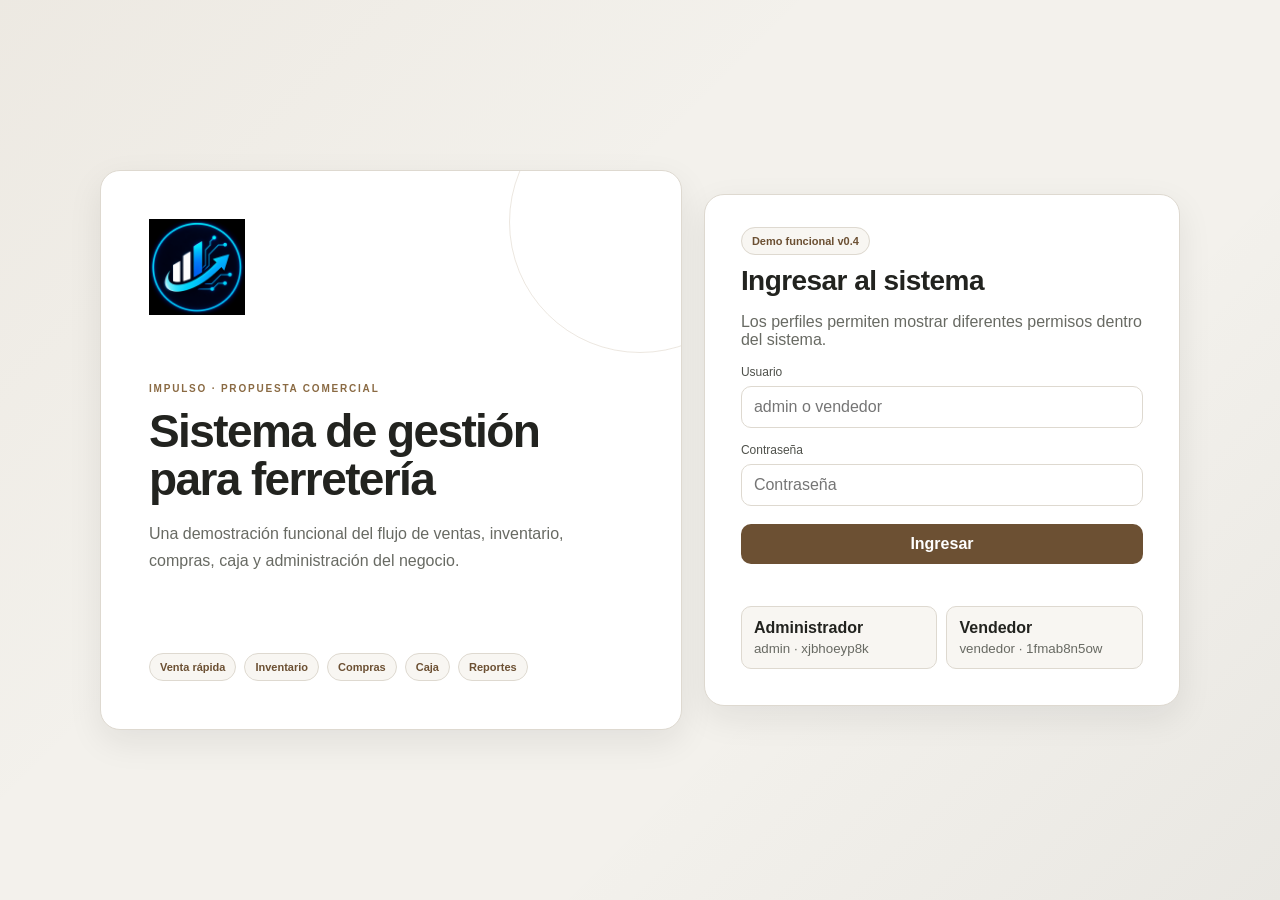
<file: index.html>
<!doctype html>
<html lang="es">
<head>
  <meta charset="utf-8">
  <meta name="viewport" content="width=device-width,initial-scale=1">
  <title>Impulso | Sistema de Gestión para Ferretería</title>
  <link rel="stylesheet" href="styles.css">
</head>
<body>
<div id="toast" class="toast"></div>

<section id="loginView" class="login-view">
  <div class="login-layout">
    <div class="brand-panel">
      <img src="assets/logo-impulso.png" alt="Impulso" class="login-logo">
      <div>
        <span class="eyebrow">IMPULSO · PROPUESTA COMERCIAL</span>
        <h1>Sistema de gestión para ferretería</h1>
        <p>Una demostración funcional del flujo de ventas, inventario, compras, caja y administración del negocio.</p>
      </div>
      <div class="feature-chips">
        <span>Venta rápida</span><span>Inventario</span><span>Compras</span><span>Caja</span><span>Reportes</span>
      </div>
    </div>

    <div class="login-card">
      <span class="pill">Demo funcional v0.4</span>
      <h2>Ingresar al sistema</h2>
      <p class="muted">Los perfiles permiten mostrar diferentes permisos dentro del sistema.</p>

      <form id="loginForm">
        <label>Usuario</label>
        <input id="username" autocomplete="username" placeholder="admin o vendedor" required>
        <label>Contraseña</label>
        <input id="password" type="password" autocomplete="current-password" placeholder="Contraseña" required>
        <button class="btn primary full" type="submit">Ingresar</button>
        <div id="loginError" class="error"></div>
      </form>

      <div class="demo-users">
<button type="button" class="demo-user" data-user="admin" data-pass="xjbhoeyp8k">
  <b>Administrador</b><small>admin · xjbhoeyp8k</small>
</button>
<button type="button" class="demo-user" data-user="vendedor" data-pass="1fmab8n5ow">
  <b>Vendedor</b><small>vendedor · 1fmab8n5ow</small>
</button>
      </div>
    </div>
  </div>
</section>

<section id="appView" class="app-view hidden">
  <div id="menuOverlay" class="menu-overlay" hidden></div>
  <aside class="sidebar" id="sidebar">
    <button id="menuClose" class="icon-btn sidebar-close" type="button" aria-label="Cerrar menú">×</button>
    <div class="sidebar-brand">
      <img src="assets/logo-impulso.png" alt="Impulso">
      <div><strong>IMPULSO</strong><small>Ferretería</small></div>
    </div>


<nav class="nav-menu">
   <button class="nav-item admin-only" data-section="dashboard"><span>Dashboard</span></button>

  <div class="nav-group">
    <button class="nav-group-toggle" type="button" data-group="stockGroup" aria-expanded="true">
      <span>Stock e Inventario</span><span class="chevron">⌄</span>
    </button>
    <div id="stockGroup" class="nav-submenu open">
      <button class="nav-subitem seller-access" data-section="inventario">Productos</button>
      <button class="nav-subitem admin-only" data-section="categorias">Categorías</button>
      <button class="nav-subitem admin-only" data-section="movimientos">Movimientos de stock</button>
      <button class="nav-subitem admin-only" data-section="compras">Compras</button>
    </div>
  </div>

  <div class="nav-group">
    <button class="nav-group-toggle" type="button" data-group="accountingGroup" aria-expanded="true">
      <span>Contabilidad</span><span class="chevron">⌄</span>
    </button>
    <div id="accountingGroup" class="nav-submenu open">
      <button class="nav-subitem seller-access active" data-section="ventas">Ventas</button>
      <button class="nav-subitem admin-only" data-section="contabilidad">Caja / Finanzas</button>
      <button class="nav-subitem admin-only" data-section="reportes">Reportes</button>
    </div>
  </div>

  <div class="nav-group">
    <button class="nav-group-toggle admin-only" type="button" data-group="personalGroup" aria-expanded="false">
      <span>Personal</span><span class="chevron">⌄</span>
    </button>
    <div id="personalGroup" class="nav-submenu admin-only">
      <button class="nav-subitem" data-section="empleados">Empleados</button>
      <button class="nav-subitem" data-section="asistencias">Asistencias</button>
    </div>
  </div>

  <div class="nav-group admin-only">
    <button class="nav-group-toggle" type="button" data-group="adminGroup" aria-expanded="false">
      <span>Administración</span><span class="chevron">⌄</span>
    </button>
    <div id="adminGroup" class="nav-submenu">
      <button class="nav-subitem" data-section="usuarios">Usuarios</button>
    </div>
  </div>
</nav>

    <div class="sidebar-footer">
      <div class="user-card">
        <strong id="sidebarUser">Usuario</strong>
        <small id="sidebarRole">Rol</small>
      </div>
      <button id="logoutBtn" class="btn ghost full">Cerrar sesión</button>
      <small class="app-version" id="appVersion">v1.0.01</small>
    </div>
  </aside>

  <main class="main">
    <header class="topbar">
      <button id="menuToggle" class="icon-btn menu-toggle" type="button" aria-label="Abrir menú" aria-expanded="false">☰</button>
      <div>
        <span class="eyebrow">FERRETERÍA · SISTEMA DE GESTIÓN</span>
        <h2 id="pageTitle">Ventas</h2>
      </div>
      <div class="top-actions">
        <div class="status"><i></i><span>Entorno de demostración</span></div>
         <button id="resetDemo" class="btn ghost small admin-only">Restablecer datos de demostración</button>
      </div>
    </header>

    <div class="content">

      <!-- VENTAS -->
      <section id="ventas" class="section active seller-access">
        <div class="section-toolbar">
          <div><h3>Ventas</h3><p>Consultá operaciones anteriores o registrá una nueva venta de mostrador.</p></div>
          <button id="newSaleBtn" class="btn primary">Nueva venta</button>
        </div>
        <div class="panel">
          <div class="panel-head">
            <div><h3>Historial de ventas</h3><p>Consultar operaciones realizadas y anular una venta cuando corresponda.</p></div>
          </div>
          <div class="filters filters-4">
            <input id="saleSearch" placeholder="Número de venta..." aria-label="Buscar número de venta">
            <input id="saleDate" type="date" aria-label="Fecha de venta">
            <select id="saleMethod"><option value="">Todos los medios</option><option>Efectivo</option><option>Transferencia</option><option>Tarjeta</option><option>Mixto</option></select>
            <select id="saleStatus"><option value="">Todos los estados</option><option>Vigente</option><option>Anulada</option></select>
            <input id="saleSeller" placeholder="Vendedor..." aria-label="Buscar vendedor">
          </div>
          <div class="table-wrap">
            <table>
              <thead><tr><th>Nº venta</th><th>Fecha / hora</th><th>Productos</th><th>Subtotal</th><th>Ajuste</th><th>Total</th><th>Medio de pago</th><th>Vendedor</th><th>Estado</th><th>Acciones</th></tr></thead>
              <tbody id="salesTable"></tbody>
            </table>
          </div>
        </div>
      </section>

      <!-- DASHBOARD -->
      <section id="dashboard" class="section">
        <div class="hero">
          <div>
            <span class="pill">Resumen general</span>
            <h3>Visión general del negocio</h3>
            <p>Información operativa y financiera organizada para el seguimiento diario.</p>
          </div>
          <button class="btn primary seller-access" data-go="ventas">Ir a ventas</button>
        </div>

        <div class="stats-grid">
          <article class="stat-card"><span>Ventas de hoy</span><strong id="kpiSalesToday">$0</strong><small id="kpiSalesCount">0 operaciones</small></article>
          <article class="stat-card"><span>Productos</span><strong id="kpiProducts">0</strong><small>artículos activos</small></article>
           <article class="stat-card"><span>Stock bajo</span><strong id="kpiLowStock">0</strong><small>requieren reposición</small></article>
           <article class="stat-card admin-only"><span>Resultado del período</span><strong id="kpiMonthResult">$0</strong><small>ingresos - egresos</small></article>
           <article class="stat-card"><span>Sin stock</span><strong id="kpiZeroStock">0</strong><small>productos agotados</small></article>
           <article class="stat-card admin-only"><span>Ingresos</span><strong id="kpiIncome">$0</strong><small>movimientos vigentes</small></article>
           <article class="stat-card admin-only"><span>Inventario estimado</span><strong id="kpiInventory">$0</strong><small>valor al costo</small></article>
           <article class="stat-card admin-only"><span>Personal presente</span><strong id="kpiPresent">0</strong><small>sesiones abiertas</small></article>
        </div>

        <div class="grid-2">
          <article class="panel">
            <div class="panel-head"><div><h3>Productos con stock bajo</h3><p>Artículos que requieren reposición.</p></div></div>
            <div id="lowStockList" class="list"></div>
          </article>
          <article class="panel">
            <div class="panel-head"><div><h3>Últimas operaciones</h3><p>Actividad reciente del sistema.</p></div></div>
            <div id="recentActivity" class="list"></div>
          </article>
        </div>
      </section>

      <!-- INVENTARIO -->
      <section id="inventario" class="section seller-access">
        <div class="section-toolbar">
          <div><h3>Inventario</h3><p>Productos, precios, disponibilidad y stock mínimo.</p></div>
          <button id="newProductBtn" class="btn primary admin-only">Nuevo producto</button>
        </div>
        <div class="panel">
          <div class="filters filters-4">
            <input id="productSearch" placeholder="Código de barras, nombre o categoría...">
            <select id="categoryFilter"><option value="">Todas las categorías</option></select>
            <select id="stockFilter"><option value="">Todo el stock</option><option value="low">Stock bajo</option><option value="ok">Stock normal</option><option value="zero">Sin stock</option></select>
            <select id="productStatusFilter"><option value="">Todos</option><option value="Activo">Activos</option><option value="Inactivo">Inactivos</option></select>
          </div>
          <div class="table-wrap">
             <table>
               <thead><tr><th>Código de barras</th><th>Producto</th><th>Categoría</th><th>Unidad</th><th class="admin-only">Costo</th><th>Venta</th><th>Stock</th><th>Mín.</th><th>Estado</th><th></th></tr></thead>
              <tbody id="productsTable"></tbody>
            </table>
          </div>
        </div>
      </section>

      <!-- CATEGORIAS -->
      <section id="categorias" class="section admin-only">
        <div class="section-toolbar">
          <div><h3>Categorías</h3><p>Organización del catálogo para acelerar búsquedas y carga de productos.</p></div>
          <button id="newCategoryBtn" class="btn primary">Nueva categoría</button>
        </div>
        <div class="panel">
          <div class="filters two">
            <input id="categorySearch" placeholder="Buscar categoría...">
            <select id="categoryStatusFilter"><option value="">Todas</option><option value="Activo">Activas</option><option value="Inactivo">Inactivas</option></select>
          </div>
          <div class="table-wrap">
            <table>
              <thead><tr><th>Categoría</th><th>Descripción</th><th>Productos</th><th>Estado</th><th></th></tr></thead>
              <tbody id="categoriesTable"></tbody>
            </table>
          </div>
        </div>
      </section>

      <!-- MOVIMIENTOS -->
      <section id="movimientos" class="section admin-only">
        <div class="section-toolbar">
          <div><h3>Stock y movimientos</h3><p>Entradas, salidas, ajustes y trazabilidad del inventario.</p></div>
          <button id="newStockMoveBtn" class="btn primary">Registrar movimiento</button>
         </div>
         <div class="stats-grid compact-4">
           <article class="stat-card"><span>Disponibles</span><strong id="stockAvailable">0</strong></article>
           <article class="stat-card"><span>Stock bajo</span><strong id="stockLow">0</strong></article>
           <article class="stat-card"><span>Sin stock</span><strong id="stockZero">0</strong></article>
           <article class="stat-card"><span>Unidades en inventario</span><strong id="stockUnits">0</strong></article>
         </div>
        <div class="panel">
          <div class="filters filters-4">
            <input id="moveSearch" placeholder="Producto, motivo o usuario...">
            <select id="moveType"><option value="">Todos los tipos</option><option>Entrada</option><option>Salida</option><option>Ajuste</option></select>
            <input id="moveDate" type="date">
            <select id="moveStatus"><option value="">Todos los estados</option><option>Vigente</option><option>Anulado</option></select>
          </div>
          <div class="table-wrap">
            <table>
              <thead><tr><th>Fecha</th><th>Producto</th><th>Tipo</th><th>Cantidad</th><th>Motivo</th><th>Usuario</th><th>Estado</th><th></th></tr></thead>
              <tbody id="movesTable"></tbody>
            </table>
          </div>
        </div>
      </section>

      <!-- COMPRAS -->
      <section id="compras" class="section admin-only">
        <div class="section-toolbar">
          <div><h3>Compras</h3><p>Registro de reposición de mercadería y actualización de costos.</p></div>
          <button id="newPurchaseBtn" class="btn primary">Nueva compra</button>
        </div>
        <div class="panel">
          <div class="filters filters-4">
            <input id="purchaseSearch" placeholder="Nº, comercio o descripción...">
            <input id="purchaseDate" type="date">
             <select id="purchasePayment"><option value="">Todos los medios</option><option>Efectivo</option><option>Transferencia</option><option>Tarjeta</option><option>Mixto</option></select>
            <select id="purchaseStatus"><option value="">Todos los estados</option><option>Vigente</option><option>Anulada</option></select>
          </div>
          <div class="table-wrap">
            <table>
              <thead><tr><th>Nº compra</th><th>Fecha</th><th>Comercio / Referencia</th><th>Detalle</th><th>Total</th><th>Medio</th><th>Estado</th><th></th></tr></thead>
              <tbody id="purchasesTable"></tbody>
            </table>
          </div>
        </div>
      </section>

      <!-- CONTABILIDAD -->
      <section id="contabilidad" class="section admin-only">
        <div class="section-toolbar">
          <div><h3>Caja y contabilidad</h3><p>Movimientos provenientes de ventas, compras y registros manuales.</p></div>
          <button id="newAccountingBtn" class="btn primary">Nuevo movimiento</button>
        </div>
        <div class="stats-grid compact-4">
          <article class="stat-card"><span>Ingresos</span><strong id="accountIncome">$0</strong><small>vigentes</small></article>
          <article class="stat-card"><span>Egresos</span><strong id="accountExpense">$0</strong><small>vigentes</small></article>
          <article class="stat-card"><span>Resultado</span><strong id="accountBalance">$0</strong><small>saldo del período</small></article>
           <article class="stat-card"><span>Efectivo</span><strong id="cashEstimate">$0</strong><small>saldo estimado</small></article>
           <article class="stat-card"><span>Transferencia</span><strong id="transferEstimate">$0</strong><small>saldo estimado</small></article>
           <article class="stat-card"><span>Tarjeta</span><strong id="cardEstimate">$0</strong><small>saldo estimado</small></article>
        </div>
        <div class="panel">
          <div class="filters filters-4">
            <input id="accountSearch" placeholder="Concepto, origen o usuario...">
            <select id="accountType"><option value="">Ingreso / egreso</option><option>Ingreso</option><option>Egreso</option></select>
            <select id="accountMethod"><option value="">Todos los medios</option><option>Efectivo</option><option>Transferencia</option><option>Tarjeta</option><option>Mixto</option></select>
             <select id="accountStatus"><option value="">Todos los estados</option><option>Vigente</option><option>Anulado</option></select>
             <input id="accountDate" type="date" aria-label="Fecha de caja">
          </div>
          <div class="table-wrap">
            <table>
               <thead><tr><th>Fecha</th><th>Concepto</th><th>Origen</th><th>Tipo</th><th>Monto</th><th>Medio</th><th>Usuario</th><th>Estado</th><th></th></tr></thead>
              <tbody id="accountingTable"></tbody>
            </table>
          </div>
        </div>
      </section>

      <!-- REPORTES -->
      <section id="reportes" class="section admin-only">
        <div class="section-toolbar">
          <div><h3>Reportes</h3><p>Indicadores de ventas, stock y resultados para acompañar decisiones del negocio.</p></div>
         </div>
         <div class="filters two report-filters"><label>Desde<input id="reportFrom" type="date"></label><label>Hasta<input id="reportTo" type="date"></label></div>
         <div class="stats-grid compact-4" id="reportSummary"></div>
         <div class="report-grid">
          <article class="panel"><h3>Productos más vendidos</h3><div id="topProductsReport" class="report-list"></div></article>
          <article class="panel"><h3>Ventas por medio de pago</h3><div id="paymentReport" class="report-list"></div></article>
          <article class="panel"><h3>Valor estimado del inventario</h3><div id="inventoryReport" class="big-report"></div></article>
          <article class="panel"><h3>Rentabilidad estimada</h3><div id="marginReport" class="big-report"></div></article>
          <article class="panel"><h3>Stock bajo y agotado</h3><div id="reportStock" class="report-list"></div></article>
          <article class="panel"><h3>Ventas por día</h3><div id="reportDaily" class="report-list"></div></article>
        </div>
      </section>


      <!-- EMPLEADOS -->
      <section id="empleados" class="section admin-only">
        <div class="section-toolbar">
          <div>
            <h3>Empleados</h3>
            <p>Gestión del personal con datos básicos, sector y estado laboral.</p>
          </div>
          <button id="newEmployeeBtn" class="btn primary">Nuevo empleado</button>
        </div>

        <div class="stats-grid compact-3">
           <article class="stat-card"><span>Personal activo</span><strong id="employeeActiveCount">0</strong><small>empleados habilitados</small></article>
           <article class="stat-card"><span>Presentes hoy</span><strong id="employeePresentCount">0</strong><small>según asistencias</small></article>
           <article class="stat-card"><span>Sesiones abiertas</span><strong id="employeeOpenCount">0</strong><small>en curso</small></article>
           <article class="stat-card"><span>Ausentes</span><strong id="employeeAbsentCount">0</strong><small>empleados activos</small></article>
           <article class="stat-card"><span>Horas hoy</span><strong id="employeeHoursToday">0 h 0 min</strong><small>sesiones finalizadas</small></article>
           <article class="stat-card"><span>Sectores</span><strong id="employeeSectorCount">0</strong><small>áreas registradas</small></article>
         </div>
         <div class="panel top-gap"><div class="panel-head"><h3>Trabajando ahora</h3></div><div id="presentList" class="list"></div></div>

        <div class="panel">
          <div class="filters filters-4">
            <input id="employeeSearch" placeholder="Nombre, DNI o sector...">
            <select id="employeeSectorFilter"><option value="">Todos los sectores</option></select>
            <select id="employeeStatusFilter"><option value="">Todos</option><option>Activo</option><option>Inactivo</option></select>
            <select id="employeeRoleFilter"><option value="">Todos los puestos</option></select>
          </div>

          <div class="table-wrap">
            <table>
              <thead>
                <tr><th>Empleado</th><th>DNI</th><th>Sector</th><th>Puesto</th><th>Teléfono</th><th>Estado</th><th></th></tr>
              </thead>
              <tbody id="employeesTable"></tbody>
            </table>
          </div>
        </div>
      </section>

      <!-- ASISTENCIAS -->
      <section id="asistencias" class="section admin-only">
        <div class="section-toolbar">
          <div>
            <h3>Asistencias</h3>
             <p>Sesiones de trabajo vinculadas a lecturas de huella simuladas.</p>
           </div>
           <button id="newAttendanceBtn" class="btn primary">Abrir lector de huella</button>
        </div>

        <div class="stats-grid compact-4">
           <article class="stat-card"><span>Empleados activos</span><strong id="attendanceEntriesCount">0</strong><small>habilitados</small></article>
           <article class="stat-card"><span>Sesiones finalizadas hoy</span><strong id="attendanceExitsCount">0</strong><small>con salida</small></article>
           <article class="stat-card"><span>Presentes</span><strong id="attendancePresentCount">0</strong><small>actualmente</small></article>
           <article class="stat-card"><span>Horas trabajadas hoy</span><strong id="attendanceTotalCount">0 h 0 min</strong><small>finalizadas</small></article>
        </div>

        <div class="panel">
          <div class="filters filters-4">
            <input id="attendanceSearch" placeholder="Empleado, DNI o sector...">
            <select id="attendanceEmployeeFilter"><option value="">Todos los empleados</option></select>
            <select id="attendanceTypeFilter"><option value="">Todos los estados</option><option>En curso</option><option>Finalizada</option><option>Anulada</option></select>
            <input id="attendanceDateFilter" type="date" aria-label="Fecha exacta">
            <input id="attendanceFrom" type="date" aria-label="Desde">
            <input id="attendanceTo" type="date" aria-label="Hasta">
            <select id="attendanceSectorFilter"><option value="">Todos los sectores</option><option>Mostrador</option><option>Caja</option><option>Depósito</option><option>Administración</option></select>
          </div>

          <div class="table-wrap">
            <table>
              <thead>
                <tr><th>Empleado / DNI</th><th>Sector</th><th>Fecha</th><th>Entrada</th><th>Salida</th><th>Tiempo trabajado</th><th>Estado</th><th></th></tr>
              </thead>
              <tbody id="attendanceTable"></tbody>
            </table>
          </div>
        </div>
        <div class="panel top-gap"><h3>Resumen por empleado</h3><div id="attendanceSummary" class="table-wrap"></div></div>
      </section>

<!-- USUARIOS -->
      <section id="usuarios" class="section admin-only">
        <div class="section-toolbar">
          <div><h3>Usuarios y permisos</h3><p>Gestión de acceso para administradores y vendedores.</p></div>
          <button id="newUserBtn" class="btn primary">Nuevo usuario</button>
        </div>
        <div class="role-boxes">
          <div><b>Administrador</b><span>Acceso completo a productos, categorías, compras, caja, reportes y usuarios.</span></div>
          <div><b>Vendedor</b><span>Acceso a venta rápida e inventario de consulta, sin información contable ni costos internos.</span></div>
        </div>
        <div class="panel">
          <div class="filters two">
            <input id="userSearch" placeholder="Buscar nombre o usuario...">
            <select id="userStatusFilter"><option value="">Todos</option><option>Activo</option><option>Inactivo</option></select>
          </div>
          <div class="table-wrap">
            <table>
              <thead><tr><th>Nombre</th><th>Usuario</th><th>Rol</th><th>Estado</th><th>Último acceso</th><th></th></tr></thead>
              <tbody id="usersTable"></tbody>
            </table>
          </div>
        </div>
      </section>

    </div>
  </main>
</section>

<div id="saleModal" class="modal hidden" role="dialog" aria-modal="true" aria-labelledby="saleModalTitle">
  <div class="sale-dialog">
    <div class="sale-dialog-head">
      <div><span class="eyebrow">IMPULSO · MOSTRADOR</span><h3 id="saleModalTitle">Nueva venta</h3></div>
      <button id="closeSaleBtn" type="button" class="icon-btn" aria-label="Cerrar nueva venta">×</button>
    </div>
    <div class="sale-dialog-body">
      <div class="sale-block-head"><div><h4>Productos</h4><p>Agregá los artículos necesarios a la misma operación.</p></div><div class="sale-head-actions"><button id="scanProductBtn" type="button" class="btn primary small">Escanear y agregar</button><button id="scanCodeOnlyBtn" type="button" class="btn secondary small">Solo leer código</button><button id="showProductPicker" type="button" class="btn secondary small" aria-expanded="true">Agregar producto</button></div></div>
      <div id="lastScannedBox" class="last-scanned hidden"><span>Último código leído</span><b id="lastScannedCode">—</b></div>
      <div id="saleProductPicker" class="sale-picker">
        <div class="sales-search-row">
          <input id="posSearch" class="pos-search" placeholder="Buscar por código o nombre..." aria-label="Buscar producto" autocomplete="off">
          <select id="posCategory" aria-label="Filtrar por categoría"><option value="">Todas las categorías</option></select>
        </div>
        <div id="posResults" class="product-results"></div>
      </div>
      <div class="table-wrap sale-cart-wrap">
        <table class="cart-table"><thead><tr><th>Producto</th><th>Cantidad</th><th>Precio unitario</th><th>Descuento</th><th>Subtotal</th><th>Quitar</th></tr></thead><tbody id="cartTable"></tbody></table>
      </div>
      <div id="emptyCart" class="empty-state">Todavía no agregaste productos a la venta.</div>
      <div class="sale-block-head sale-adjust-heading"><div><h4>Ajuste de la venta</h4><p>Aplicá un descuento o recargo general si corresponde.</p></div></div>
      <div class="sale-adjust-controls">
        <label>Tipo de ajuste<select id="saleAdjustment"><option value="none">Sin ajuste</option><option value="discount">Descuento</option><option value="surcharge">Recargo</option></select></label>
        <label>Aplicar por<select id="saleAdjustmentMode" disabled><option value="percent">Porcentaje</option><option value="fixed">Monto fijo</option></select></label>
        <label>Valor<input id="saleAdjustmentValue" type="number" min="0" step="0.01" value="0" disabled></label>
      </div>
      <div class="sale-block-head sale-payment-heading"><div><h4>Medio de pago</h4></div></div>
      <div class="sale-payment-method"><label for="cartMethod">Seleccioná un medio</label><select id="cartMethod"><option>Efectivo</option><option>Transferencia</option><option>Tarjeta</option><option>Mixto</option></select></div>
      <div id="mixedPayment" class="mixed-payment hidden">
        <p>Distribuí el total entre los medios utilizados. La suma debe coincidir con el total.</p>
        <div class="mixed-fields"><label>Efectivo<input id="mixedCash" type="number" min="0" step="0.01" value="0"></label><label>Transferencia<input id="mixedTransfer" type="number" min="0" step="0.01" value="0"></label><label>Tarjeta<input id="mixedCard" type="number" min="0" step="0.01" value="0"></label></div>
        <div id="mixedBalance" class="form-help" aria-live="polite"></div>
      </div>
      <div class="sale-summary"><div><span>Productos</span><b id="cartItemsCount">0</b></div><div><span>Subtotal</span><b id="cartSubtotal">$0</b></div><div><span>Descuento</span><b id="cartDiscountValue">$0</b></div><div><span>Recargo</span><b id="cartSurchargeValue">$0</b></div><div class="sale-summary-total"><span>TOTAL</span><strong id="cartTotal">$0</strong></div><div><span>Medio de pago</span><b id="saleMethodSummary">Efectivo</b></div></div>
      <p id="saleError" class="error" role="alert"></p>
    </div>
    <div class="sale-dialog-footer"><button id="cancelSaleBtn" type="button" class="btn light">Cancelar</button><button id="previewSaleBtn" type="button" class="btn secondary">Vista previa</button><button id="confirmSaleBtn" type="button" class="btn primary">Finalizar venta</button></div>
  </div>
</div>

<div id="kiosk" class="kiosk hidden" role="dialog" aria-modal="true" aria-label="Lector de asistencia">
  <div class="kiosk-card">
    <div class="kiosk-head"><img src="assets/logo-impulso.png" alt="Impulso"><div><span class="eyebrow">IMPULSO · ASISTENCIA</span><h2>Lector de huella</h2></div><button id="closeKiosk" type="button" class="icon-btn" aria-label="Cerrar lector de asistencia">×</button></div>
    <div class="kiosk-time"><strong id="kioskClock"></strong><span id="kioskDate"></span></div>
    <div class="fingerprint-area"><div class="fingerprint"><div class="fingerprint-mark"></div></div><div><h3 id="readerStatus">Lector listo</h3><p>Esperando lectura de huella. La selección manual de empleado existe solo para esta demo; el lector real lo identificaría automáticamente.</p></div></div>
    <label for="fingerEmployee">Seleccionar empleado para simular lectura</label>
    <select id="fingerEmployee"></select>
    <button id="scanFinger" class="btn primary full">Simular lectura de huella</button>
    <div id="kioskResult" class="kiosk-result hidden" aria-live="polite"></div>
  </div>
</div>

<div id="modal" class="modal hidden" role="dialog" aria-modal="true" aria-labelledby="modalTitle">
  <div class="modal-card">
    <div class="modal-head">
      <div><span class="eyebrow">IMPULSO · FERRETERÍA</span><h3 id="modalTitle">Registro</h3></div>
      <button id="closeModal" type="button" class="icon-btn" aria-label="Cerrar formulario">×</button>
    </div>
    <form id="modalForm" class="modal-form"></form>
  </div>
</div>

<!-- ESCANER DE CODIGOS DE BARRAS -->
<div id="scanner" class="scanner hidden" role="dialog" aria-modal="true" aria-label="Escanear código de barras">
  <div class="scanner-card">
    <div class="scanner-head">
      <div><span class="eyebrow">IMPULSO · LECTURA</span><h3 id="scanTitle">Escanear código</h3><h3 class="scanner-mobile-title">Escanear código de barras</h3></div>
      <div class="scanner-head-actions">
        <button type="button" class="btn light small" aria-label="Cambiar cámara" onclick="switchScanCamera()"><span class="scanner-camera-label">Cambiar cámara</span><span class="scanner-camera-short">Cámara</span></button>
        <button id="closeScanner" type="button" class="icon-btn" aria-label="Cerrar escáner">×</button>
      </div>
    </div>
    <div class="scanner-stage">
      <video id="scanVideo" playsinline muted></video>
      <div id="scanBox" class="scan-box" aria-hidden="true"><span class="scan-box-hint">dentro del cuadro</span></div>
    </div>
    <p id="scanMessage" class="scan-message"></p>
    <p id="scanError" class="scanner-error hidden"></p>
    <details class="scan-area-settings">
      <summary>Ajustar área de lectura</summary>
      <div class="scan-controls">
        <label>Ancho del cuadro
          <input id="scanBoxW" type="range" min="15" max="100" value="72" oninput="setScanBox('w',this.value)">
        </label>
        <label>Alto del cuadro
          <input id="scanBoxH" type="range" min="15" max="100" value="72" oninput="setScanBox('h',this.value)">
        </label>
        <label>Izquierda / Derecha
          <input id="scanBoxX" type="range" min="5" max="95" value="50" oninput="setScanBox('cx',this.value)">
        </label>
        <label>Arriba / Abajo
          <input id="scanBoxY" type="range" min="5" max="95" value="50" oninput="setScanBox('cy',this.value)">
        </label>
      </div>
      <div class="scan-actions"><button type="button" class="btn light small" onclick="resetScanBox()">Recuadro por defecto</button></div>
    </details>
    <details class="scan-advanced">
      <summary>Ajustes avanzados</summary>
      <div class="scan-actions"><button id="freeScanToggle" type="button" class="btn light small" onclick="toggleFreeScan(this.classList.contains('on')?false:true)">Escaneo libre</button></div>
    </details>
    <details class="scan-history">
      <summary>Lecturas de esta sesión</summary>
      <div class="table-wrap">
        <table>
          <thead><tr><th>Código</th><th>Formato</th><th>Pasada</th><th>Recuadro</th><th>Tiempo</th><th>Intentos</th></tr></thead>
          <tbody id="scanReadHistory"></tbody>
        </table>
      </div>
    </details>
    <details class="scan-help">
      <summary>¿Cómo escanear?</summary>
      <p class="scan-hint">El escáner lee <b>solo dentro del cuadro</b> y gira la imagen para tomar los códigos verticales. Acercá el producto hasta que el código entre completo en el cuadro.</p>
    </details>
    <details class="scan-technical">
      <summary>Información técnica</summary>
      <p id="scanDebug" class="scan-debug"></p>
    </details>
  </div>
</div>

<!-- Datos del ultimo escaneo, para precargar el alta de un producto desconocido -->
<div class="visually-hidden" aria-hidden="true">
  <input id="newFromBarcodeName" type="text" tabindex="-1">
  <input id="newFromBarcodePrice" type="number" tabindex="-1">
</div>

<script src="assets/vendor/zxing.min.js"></script>
<script src="app.js"></script>
<script src="scanner.js"></script>
</body>
</html>
</file>
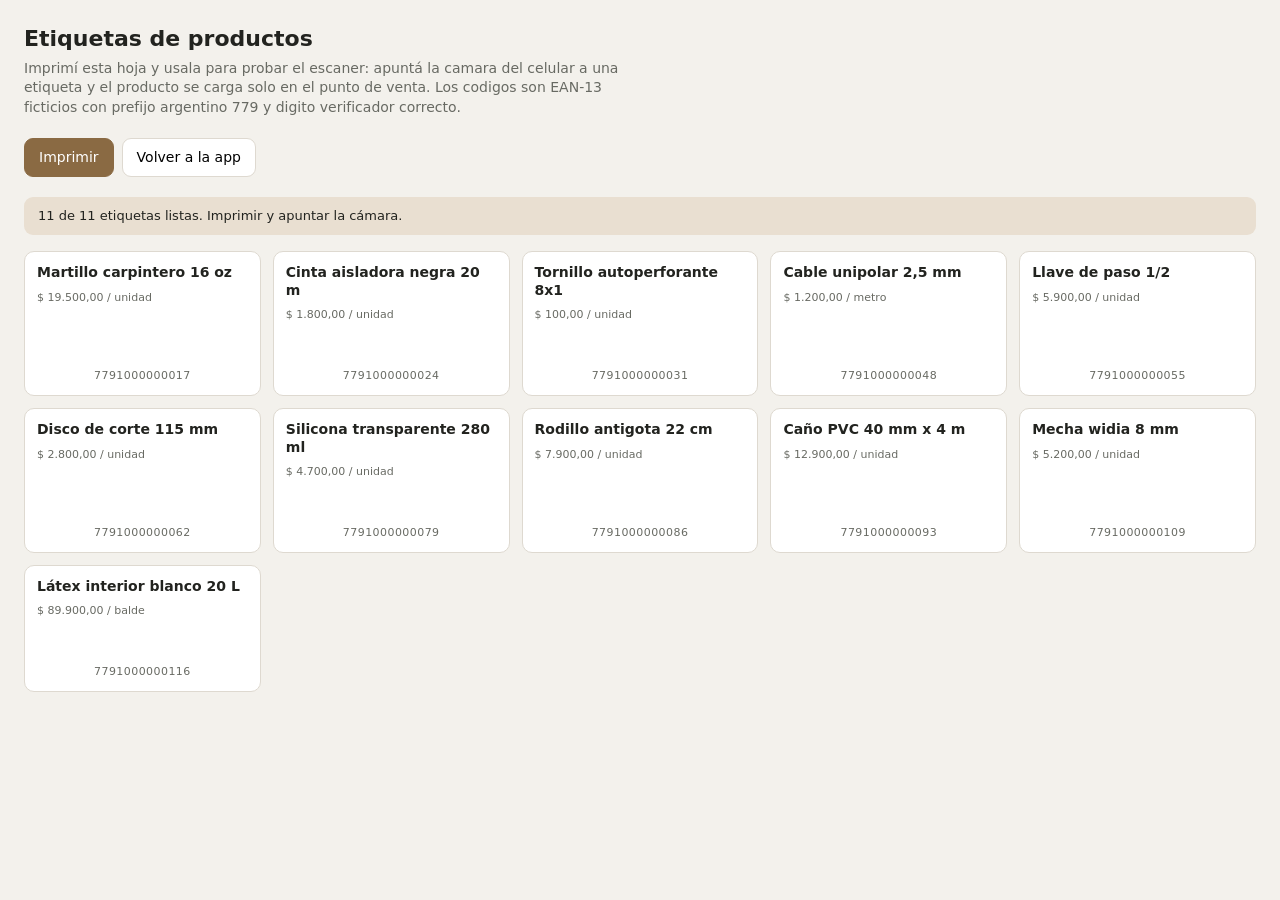
<file: etiquetas.html>
<!doctype html>
<html lang="es">
<head>
  <meta charset="utf-8">
  <meta name="viewport" content="width=device-width,initial-scale=1">
  <title>Etiquetas · Ferretería Impulso</title>
  <style>
    *{box-sizing:border-box}
    body{margin:0;padding:24px;font:14px/1.4 system-ui,-apple-system,Segoe UI,Roboto,sans-serif;color:#22231f;background:#f3f1ec}
    h1{font-size:22px;margin:0 0 4px}
    .help{color:#686a63;margin:0 0 20px;max-width:70ch}
    .toolbar{display:flex;gap:8px;flex-wrap:wrap;margin-bottom:20px}
    button{font:inherit;padding:9px 14px;border-radius:9px;border:1px solid #ded9d0;background:#fff;cursor:pointer}
    button.primary{background:#8a6a43;border-color:#8a6a43;color:#fff}
    .grid{display:grid;grid-template-columns:repeat(auto-fill,minmax(230px,1fr));gap:12px}
    .label{background:#fff;border:1px solid #ded9d0;border-radius:10px;padding:12px;display:flex;flex-direction:column;gap:8px;break-inside:avoid}
    .label .name{font-weight:700;font-size:14px;line-height:1.25}
    .label .meta{font-size:11px;color:#686a63}
    .label .code{margin-top:auto;font-size:11px;color:#686a63;text-align:center;letter-spacing:.04em}
    .label svg{display:block;width:100%;height:auto}
    .status{padding:10px 14px;border-radius:9px;background:#e9dfd1;font-size:13px;margin-bottom:16px}
    @media print{
      body{background:#fff;padding:0}
      h1,.help,.toolbar,.status{display:none}
      .grid{grid-template-columns:repeat(3,1fr);gap:6mm}
      .label{border:1px dashed #bbb;border-radius:6px;padding:8px;box-shadow:none}
      @page{margin:10mm}
    }
  </style>
</head>
<body>
  <h1>Etiquetas de productos</h1>
  <p class="help">
    Imprimí esta hoja y usala para probar el escaner: apuntá la camara del celular a una
    etiqueta y el producto se carga solo en el punto de venta. Los codigos son EAN-13
    ficticios con prefijo argentino 779 y digito verificador correcto.
  </p>
  <div class="toolbar">
    <button class="primary" onclick="window.print()">Imprimir</button>
    <button onclick="location.href='index.html'">Volver a la app</button>
  </div>
  <div id="status" class="status">Generando codigos...</div>
  <div id="grid" class="grid"></div>

  <script src="assets/vendor/zxing.min.js"></script>
  <script>
    const PRODUCTS=[
      {name:"Martillo carpintero 16 oz",unit:"unidad",price:19500,barcode:"7791000000017"},
      {name:"Cinta aisladora negra 20 m",unit:"unidad",price:1800,barcode:"7791000000024"},
      {name:"Tornillo autoperforante 8x1",unit:"unidad",price:100,barcode:"7791000000031"},
      {name:"Cable unipolar 2,5 mm",unit:"metro",price:1200,barcode:"7791000000048"},
      {name:"Llave de paso 1/2",unit:"unidad",price:5900,barcode:"7791000000055"},
      {name:"Disco de corte 115 mm",unit:"unidad",price:2800,barcode:"7791000000062"},
      {name:"Silicona transparente 280 ml",unit:"unidad",price:4700,barcode:"7791000000079"},
      {name:"Rodillo antigota 22 cm",unit:"unidad",price:7900,barcode:"7791000000086"},
      {name:"Caño PVC 40 mm x 4 m",unit:"unidad",price:12900,barcode:"7791000000093"},
      {name:"Mecha widia 8 mm",unit:"unidad",price:5200,barcode:"7791000000109"},
      {name:"Látex interior blanco 20 L",unit:"balde",price:89900,barcode:"7791000000116"}
    ];
    const money=n=>new Intl.NumberFormat("es-AR",{style:"currency",currency:"ARS"}).format(n);
    const grid=document.getElementById("grid");
    const status=document.getElementById("status");

    function buildBarcodeSvg(text){
      // ZXing dibuja las barras como <rect> reales dentro de un <svg>. El writer
      // devuelve un nodo del DOM, no una cadena: hay que insertarlo en el documento.
      const writer=new ZXing.BrowserQRCodeSvgWriter();
      const svg=writer.write(text,ZXing.BarcodeFormat.EAN_13);
      // viewBox explicito para que el SVG escale al ancho de la etiqueta.
      svg.setAttribute("preserveAspectRatio","xMidYMid meet");
      return svg;
    }

    function render(){
      if(typeof ZXing==="undefined"){
        status.textContent="No se cargo ZXing. Revisa assets/vendor/zxing.min.js";
        return;
      }
      let made=0;
      for(const p of PRODUCTS){
        const label=document.createElement("div");
        label.className="label";
        const name=document.createElement("div");
        name.className="name";
        name.textContent=p.name;
        const meta=document.createElement("div");
        meta.className="meta";
        meta.textContent=`${money(p.price)} / ${p.unit}`;
        const code=document.createElement("div");
        code.className="code";
        code.textContent=p.barcode;
        label.appendChild(name);
        label.appendChild(meta);
        try{
          label.appendChild(buildBarcodeSvg(p.barcode));
          made++;
        }catch(error){
          const warn=document.createElement("div");
          warn.className="meta";
          warn.textContent=`No se pudo dibujar: ${error.message}`;
          label.appendChild(warn);
        }
        label.appendChild(code);
        grid.appendChild(label);
      }
      status.textContent=`${made} de ${PRODUCTS.length} etiquetas listas. Imprimir y apuntar la cámara.`;
    }
    render();
  </script>
</body>
</html>
</file>
<file: styles.css>
:root{
  --bg:#f3f1ec;--surface:#ffffff;--surface-soft:#f8f6f2;--surface-strong:#ebe7df;
  --sidebar:#20211f;--sidebar-soft:#2a2b28;--text:#22231f;--text-soft:#686a63;
  --line:#ded9d0;--line-dark:#3a3b37;--accent:#8a6a43;--accent-soft:#e9dfd1;
  --accent-dark:#6c5033;--success:#51725e;--warning:#9b7742;--danger:#8a5652;
  --shadow:0 12px 34px rgba(31,31,28,.08);--shadow-soft:0 4px 14px rgba(31,31,28,.05);--radius:14px
}
*{box-sizing:border-box}html,body{margin:0;min-height:100%;font-family:Inter,Segoe UI,Arial,sans-serif;background:var(--bg);color:var(--text)}
button,input,select{font:inherit}button{cursor:pointer}.hidden{display:none!important}.muted{color:var(--text-soft)}.tiny{font-size:11px}.center{text-align:center}
.login-view{min-height:100vh;display:grid;place-items:center;padding:28px;background:linear-gradient(135deg,rgba(138,106,67,.06),transparent 38%),linear-gradient(315deg,rgba(45,46,42,.05),transparent 34%),var(--bg)}
.login-layout{width:min(1080px,100%);display:grid;grid-template-columns:1.1fr .9fr;gap:22px}
.brand-panel,.login-card{background:var(--surface);border:1px solid var(--line);border-radius:20px;box-shadow:var(--shadow)}
.brand-panel{padding:48px;min-height:560px;display:flex;flex-direction:column;justify-content:space-between;position:relative;overflow:hidden}
.brand-panel:after{content:"";position:absolute;width:260px;height:260px;border:1px solid rgba(138,106,67,.16);border-radius:50%;right:-90px;top:-80px}
.login-logo{width:96px;height:96px;object-fit:contain;z-index:1}.brand-panel h1{font-size:46px;line-height:1.04;margin:12px 0 14px;letter-spacing:-.035em}
.brand-panel p{font-size:16px;line-height:1.7;color:var(--text-soft);max-width:620px}.eyebrow{font-size:10px;font-weight:800;letter-spacing:.18em;color:var(--accent);text-transform:uppercase}
.feature-chips{display:flex;gap:8px;flex-wrap:wrap}.feature-chips span,.pill{border:1px solid var(--line);background:var(--surface-soft);color:var(--accent-dark);padding:7px 10px;border-radius:999px;font-size:11px;font-weight:700}
.login-card{padding:36px;align-self:center}.login-card h2{font-size:28px;margin:16px 0 7px;letter-spacing:-.02em}
label{display:block;font-size:12px;color:#4f514b;margin:15px 0 7px}input,select{width:100%;background:#fff;color:var(--text);border:1px solid var(--line);border-radius:10px;padding:11px 12px;outline:none;transition:.18s}
input:focus,select:focus{border-color:#aa8a63;box-shadow:0 0 0 3px rgba(138,106,67,.09)}
.btn{border:1px solid transparent;border-radius:10px;padding:10px 14px;font-weight:700;color:#fff;background:var(--sidebar);transition:.18s}.btn:hover{transform:translateY(-1px);box-shadow:var(--shadow-soft)}
.btn.primary{background:var(--accent-dark)}.btn.secondary{background:#fff;border-color:var(--line);color:var(--text)}.btn.ghost{background:transparent;border-color:var(--line-dark);color:#e7e5df}.btn.small{padding:8px 10px;font-size:12px}.full{width:100%;margin-top:18px}
.demo-users{display:grid;grid-template-columns:1fr 1fr;gap:9px;margin-top:18px}.demo-user{background:var(--surface-soft);color:var(--text);border:1px solid var(--line);border-radius:10px;padding:12px;text-align:left;transition:.18s}.demo-user:hover{border-color:#b79b79;background:#fbfaf7}.demo-user small{display:block;color:var(--text-soft);margin-top:4px}.error{color:var(--danger);font-size:12px;min-height:16px;margin-top:8px}
.app-view{min-height:100vh;display:grid;grid-template-columns:250px minmax(0,1fr)}.sidebar{position:sticky;top:0;height:100vh;background:var(--sidebar);border-right:1px solid #171815;padding:18px;display:flex;flex-direction:column;overflow:auto}
.sidebar-brand{display:flex;align-items:center;gap:11px;padding:4px 5px 20px;border-bottom:1px solid var(--line-dark);margin-bottom:14px}.sidebar-brand img{width:40px;height:40px;object-fit:contain;border-radius:8px}.sidebar-brand strong{display:block;letter-spacing:.09em;color:#f5f2ea;font-size:13px}.sidebar-brand small{color:#9e9f98;font-size:11px}
.nav-menu{display:flex;flex-direction:column;gap:3px}.nav-item{position:relative;border:0;background:transparent;color:#b8b8b1;text-align:left;padding:10px 11px 10px 14px;border-radius:8px;display:flex;align-items:center;font-size:12.5px;transition:.16s}.nav-item:before{content:"";width:3px;height:16px;border-radius:3px;background:transparent;margin-right:10px}.nav-item:hover{background:#292a27;color:#f4f1e9}.nav-item.active{background:#302f2b;color:#fff}.nav-item.active:before{background:#b79a76}
.sidebar-footer{margin-top:auto;padding-top:16px}.user-card{border:1px solid var(--line-dark);background:#262724;border-radius:10px;padding:11px}.user-card strong,.user-card small{display:block}.user-card strong{color:#f3efe7}.user-card small{color:#9b9c96;margin-top:3px}.app-version{display:block;margin-top:11px;text-align:center;font-size:10.5px;letter-spacing:.09em;color:#6f706b}
.main{min-width:0}.topbar{height:82px;display:flex;align-items:center;justify-content:space-between;border-bottom:1px solid var(--line);padding:0 26px;background:rgba(243,241,236,.92);backdrop-filter:blur(12px);position:sticky;top:0;z-index:5}.topbar h2{margin:5px 0 0;font-size:21px;letter-spacing:-.02em}.top-actions{display:flex;gap:10px;align-items:center}.status{display:flex;gap:7px;align-items:center;color:var(--text-soft);font-size:11px}.status i{width:7px;height:7px;border-radius:50%;background:var(--success)}.topbar .btn.ghost{border-color:var(--line);color:var(--text);background:#fff}
.content{padding:24px}.section{display:none}.section.active{display:block}.hero{border:1px solid var(--line);background:linear-gradient(135deg,#fff,#f8f5ef);border-radius:16px;padding:24px;display:flex;justify-content:space-between;align-items:center;gap:20px;box-shadow:var(--shadow-soft)}.hero h3{font-size:28px;margin:10px 0 7px;letter-spacing:-.03em}.hero p,.section-toolbar p,.panel p{color:var(--text-soft);margin:0;line-height:1.55}.hero-actions{display:flex;gap:8px;flex-wrap:wrap}
.stats-grid{display:grid;grid-template-columns:repeat(4,1fr);gap:13px;margin:16px 0}.compact-3{grid-template-columns:repeat(3,1fr)}.compact-4{grid-template-columns:repeat(4,1fr)}.stat-card,.panel{background:var(--surface);border:1px solid var(--line);border-radius:var(--radius);box-shadow:var(--shadow-soft)}.stat-card{padding:18px}.stat-card span{font-size:11px;color:var(--text-soft);text-transform:uppercase;letter-spacing:.06em}.stat-card strong{display:block;font-size:24px;margin:9px 0 6px;letter-spacing:-.025em}.stat-card small{color:#8a8b85}
.grid-2{display:grid;grid-template-columns:1fr 1fr;gap:14px}.panel{padding:18px}.panel-head{display:flex;justify-content:space-between;align-items:center;margin-bottom:8px}.panel-head h3,.panel h3{margin:0 0 5px;font-size:16px}.top-gap{margin-top:14px}.list{display:flex;flex-direction:column}.list-row{display:flex;justify-content:space-between;gap:12px;align-items:center;border-bottom:1px solid #ece8e1;padding:12px 0}.list-row:last-child{border-bottom:0}.list-row strong{font-size:12.5px}.list-row span{display:block;color:var(--text-soft);font-size:11px;margin-top:3px}
.badge{display:inline-flex;padding:5px 8px;border-radius:999px;font-size:10px;font-weight:800;white-space:nowrap;border:1px solid transparent}.badge.good{background:#edf3ef;color:#4f705d;border-color:#d8e6dc}.badge.bad{background:#f6eeee;color:#83504d;border-color:#ead5d3}.badge.warn{background:#f6f0e6;color:#8b6b38;border-color:#e7dbc6}.badge.info{background:#f2eee8;color:#765b3b;border-color:#e3d8ca}.badge.purple{background:#f0eeee;color:#625b65;border-color:#ded9df}
.section-toolbar{display:flex;justify-content:space-between;align-items:end;gap:18px;margin-bottom:14px}.section-toolbar h3{font-size:22px;margin:0 0 5px;letter-spacing:-.02em}.filters{display:grid;grid-template-columns:1.5fr .8fr .8fr;gap:9px;margin-bottom:13px}.filters.two{grid-template-columns:1.5fr .8fr}.filters-4{grid-template-columns:1.4fr .8fr .8fr .8fr}
.table-wrap{overflow:auto;border:1px solid var(--line);border-radius:10px}table{width:100%;border-collapse:collapse;min-width:860px;background:#fff}th{font-size:10px;text-transform:uppercase;letter-spacing:.08em;color:#77786f;text-align:left;border-bottom:1px solid var(--line);padding:11px 10px;background:#f7f5f1;position:sticky;top:0}td{font-size:12px;border-bottom:1px solid #ece9e3;padding:12px 10px;color:#3c3e39}tbody tr:hover{background:#faf8f4}.table-btn{border:1px solid var(--line);background:#fff;color:var(--text);border-radius:8px;padding:6px 8px;font-size:10px}
.bars{display:flex;flex-direction:column;gap:10px}.bar-row{display:grid;grid-template-columns:85px 1fr 100px;gap:10px;align-items:center}.bar-track{height:8px;border-radius:999px;background:#ebe7df;overflow:hidden}.bar-fill{height:100%;border-radius:999px;background:var(--accent)}.bar-row strong{font-size:12px}.bar-row span{font-size:11px;color:var(--text-soft)}
.role-boxes{display:grid;grid-template-columns:1fr 1fr;gap:10px;margin-bottom:13px}.role-boxes>div{border:1px solid var(--line);background:var(--surface-soft);border-radius:11px;padding:13px}.role-boxes b,.role-boxes span{display:block}.role-boxes span{font-size:11px;color:var(--text-soft);line-height:1.5;margin-top:4px}.report-grid{display:grid;grid-template-columns:1fr 1fr;gap:14px}.report-list{margin-top:12px}.report-item{display:grid;grid-template-columns:1fr auto;gap:10px;padding:10px 0;border-bottom:1px solid #ebe7df}.report-item span{color:var(--text-soft);font-size:12px}.big-report{font-size:32px;font-weight:800;margin-top:18px;letter-spacing:-.03em}.big-report small{display:block;font-size:11px;font-weight:500;color:var(--text-soft);margin-top:5px}
.modal{position:fixed;inset:0;background:rgba(26,27,24,.56);display:grid;place-items:center;padding:18px;z-index:30}.modal-card{width:min(680px,100%);max-height:90vh;overflow:auto;background:#fff;border:1px solid var(--line);border-radius:18px;box-shadow:var(--shadow)}.modal-head{display:flex;justify-content:space-between;align-items:flex-start;padding:18px 18px 0}.modal-head h3{margin:5px 0 0}.icon-btn{border:1px solid var(--line);background:#fff;color:var(--text);width:35px;height:35px;border-radius:9px}.modal-form{padding:0 18px 18px}.form-grid{display:grid;grid-template-columns:1fr 1fr;gap:10px}.span-2{grid-column:span 2}
.toast{position:fixed;right:20px;bottom:20px;background:#262724;color:#f4f1ea;border:1px solid #363733;border-radius:10px;padding:12px 15px;z-index:50;opacity:0;transform:translateY(10px);transition:.2s;pointer-events:none}.toast.show{opacity:1;transform:none}
.kiosk{position:fixed;inset:0;background:linear-gradient(135deg,rgba(138,106,67,.06),transparent 35%),var(--bg);z-index:40;display:grid;place-items:center;padding:18px}.kiosk-card{width:min(760px,100%);background:#fff;border:1px solid var(--line);border-radius:20px;padding:24px;box-shadow:var(--shadow)}.kiosk-head{display:grid;grid-template-columns:56px 1fr 38px;gap:12px;align-items:center}.kiosk-head img{width:56px;height:56px;object-fit:contain}.kiosk-head h2{margin:4px 0 0}.kiosk-time{text-align:center;padding:22px 0}.kiosk-time strong{font-size:54px;display:block;letter-spacing:-.04em}.kiosk-time span{color:var(--text-soft)}
.fingerprint-area{display:flex;gap:15px;align-items:center;border:1px solid var(--line);background:var(--surface-soft);border-radius:14px;padding:16px}.fingerprint{width:54px;height:54px;border-radius:50%;border:1px solid #bba990;display:grid;place-items:center;flex:0 0 auto}.fingerprint-mark{width:22px;height:30px;border:2px solid var(--accent);border-radius:50% 50% 42% 42%;position:relative}.fingerprint-mark:before,.fingerprint-mark:after{content:"";position:absolute;border:1px solid var(--accent);border-radius:50%}.fingerprint-mark:before{inset:4px}.fingerprint-mark:after{inset:8px}.fingerprint-area h3{margin:0 0 5px}.fingerprint-area p{margin:0;color:var(--text-soft);font-size:12px;line-height:1.5}.employee-buttons{display:grid;grid-template-columns:repeat(2,1fr);gap:9px;margin:14px 0}.employee-buttons button{border:1px solid var(--line);background:#fff;color:var(--text);border-radius:10px;padding:12px;text-align:left}.employee-buttons button:hover{background:var(--surface-soft)}.employee-buttons small{display:block;color:var(--text-soft);margin-top:3px}.kiosk-result{padding:14px;border-radius:11px;background:var(--surface-soft);border:1px solid var(--line);text-align:center;margin-bottom:10px;font-weight:700}.kiosk-result.good{border-color:#cbdacc;color:#4f705d;background:#f2f6f3}
@media(max-width:1050px){.stats-grid,.compact-4{grid-template-columns:repeat(2,1fr)}.login-layout{grid-template-columns:1fr}.brand-panel{min-height:330px}.brand-panel h1{font-size:38px}}
@media(max-width:780px){.app-view{grid-template-columns:1fr}.sidebar{position:relative;height:auto;border-right:0;border-bottom:1px solid #171815}.nav-menu{display:grid;grid-template-columns:repeat(2,1fr)}.sidebar-footer{margin-top:14px}.topbar{position:relative;height:auto;padding:16px;gap:12px;align-items:flex-start}.content{padding:14px}.grid-2,.report-grid,.role-boxes,.stats-grid,.compact-3,.compact-4,.filters,.filters.two,.filters-4{grid-template-columns:1fr}.hero,.section-toolbar{flex-direction:column;align-items:flex-start}.form-grid{grid-template-columns:1fr}.span-2{grid-column:span 1}.demo-users,.employee-buttons{grid-template-columns:1fr}.kiosk-time strong{font-size:42px}}


.checkout-line{display:flex;justify-content:space-between;align-items:center;padding:11px 0;border-bottom:1px solid #ece8e1;font-size:13px}
.checkout-total{display:flex;justify-content:space-between;align-items:end;border-top:1px solid var(--line);margin-top:18px;padding-top:18px}
.checkout-total span{font-size:13px;color:var(--text-soft)}.checkout-total strong{font-size:28px;letter-spacing:-.04em}
.empty-state{text-align:center;color:var(--text-soft);font-size:12px;padding:24px}
.btn.light{background:#fff;border:1px solid var(--line);color:var(--text)}
.btn.danger{background:#fff;border:1px solid #e2cecc;color:var(--danger)}
.btn.warn{background:#fff;border:1px solid #e4dac8;color:#85673b}
.action-row{display:flex;gap:6px;align-items:center;flex-wrap:wrap}
.action-row .table-btn{white-space:nowrap}
.status-text{font-size:11px;color:var(--text-soft)}
.modal-card.wide{width:min(820px,100%)}
hr.form-sep{border:0;border-top:1px solid var(--line);margin:18px 0}
.form-help{font-size:11px;color:var(--text-soft);margin-top:5px;line-height:1.45}
.detail-box{border:1px solid var(--line);background:var(--surface-soft);border-radius:10px;padding:12px;margin-top:10px}
.detail-box strong{display:block;margin-bottom:6px}.detail-box p{margin:0 0 4px;font-size:12px;color:var(--text-soft)}


/* Sidebar agrupado v0.5 */
.nav-menu{display:flex;flex-direction:column;gap:5px}
.nav-group{display:flex;flex-direction:column;gap:3px}
.nav-group-toggle{
  width:100%;border:0;background:transparent;color:#d4d1c9;text-align:left;padding:11px 12px;
  border-radius:8px;display:flex;justify-content:space-between;align-items:center;font-size:12.5px;
  font-weight:750;transition:.16s
}
.nav-group-toggle:hover{background:#292a27;color:#fff}
.nav-group-toggle .chevron{font-size:16px;line-height:1;transition:transform .18s;color:#9f9d96}
.nav-group-toggle[aria-expanded="false"] .chevron{transform:rotate(-90deg)}
.nav-submenu{
  display:none;flex-direction:column;gap:2px;margin-left:10px;padding-left:10px;border-left:1px solid #3b3c38
}
.nav-submenu.open{display:flex}
.nav-subitem{
  border:0;background:transparent;color:#a9aaa3;text-align:left;padding:8px 10px;border-radius:7px;
  font-size:12px;transition:.16s
}
.nav-subitem:hover{background:#292a27;color:#fff}
.nav-subitem.active{background:#34342f;color:#fff;font-weight:700}
.nav-item{
  font-weight:750;color:#d4d1c9
}
.nav-item.active{background:#302f2b;color:#fff}
@media(max-width:780px){
  .nav-menu{display:flex}
  .nav-submenu{margin-left:0;padding-left:8px}
}

/* Flujos de compras y asistencia */
.qty-control{display:flex;align-items:center;gap:4px}
.qty-control input{width:68px;text-align:center}
.qty-control .table-btn{font-size:16px;min-width:28px;padding:5px}
.purchase-line{display:grid;grid-template-columns:minmax(180px,2fr) 90px 110px 105px auto;gap:8px;align-items:center;margin-bottom:9px}
.purchase-head{display:grid;grid-template-columns:minmax(180px,2fr) 90px 110px 105px auto;gap:8px;color:var(--text-soft);font-size:11px;font-weight:700;margin:12px 0 6px}
.purchase-line strong{text-align:right;font-size:12px}
.purchase-line input,.purchase-line select{min-width:0}
.purchase-line .table-btn{min-height:38px}
.nav-group-toggle:focus-visible,.nav-subitem:focus-visible,.table-btn:focus-visible,.btn:focus-visible{outline:2px solid #bd9d76;outline-offset:2px}
.kiosk-result{margin-top:15px;line-height:1.9}
.report-filters label{margin:0}
.report-filters input{margin-top:6px}
@media(max-width:780px){.purchase-head{display:none}.purchase-line{grid-template-columns:1fr 1fr;padding:10px;border:1px solid var(--line);border-radius:10px}.purchase-line select{grid-column:1/-1}.purchase-line strong{text-align:left}.top-actions{flex-wrap:wrap}.topbar{flex-wrap:wrap}.topbar .status{display:none}.kiosk-card{padding:16px}}

/* Ventas: historial en pantalla y operaciÃƒÂ³n completa en modal */
#saleModal{z-index:32}#modal{z-index:36}
.sale-dialog{width:min(85vw,1160px);max-height:92vh;display:flex;flex-direction:column;background:#fff;border:1px solid var(--line);border-radius:16px;box-shadow:var(--shadow);overflow:hidden}
.sale-dialog-head,.sale-dialog-footer{flex:none;background:#fff;display:flex;justify-content:space-between;align-items:center;gap:12px;padding:16px 22px}
.sale-dialog-head{border-bottom:1px solid var(--line)}.sale-dialog-head h3{margin:5px 0 0;font-size:21px}
.sale-dialog-footer{border-top:1px solid var(--line);justify-content:flex-end;box-shadow:0 -4px 12px rgba(31,31,28,.04)}
.sale-dialog-body{min-height:0;overflow-y:auto;overscroll-behavior:contain;padding:18px 22px 26px}
.sale-block-head{display:flex;align-items:center;justify-content:space-between;gap:14px;margin-bottom:12px}
.sale-block-head h4{margin:0 0 3px;font-size:14px;text-transform:uppercase;letter-spacing:.06em}
.sale-block-head p,.mixed-payment p{margin:0;color:var(--text-soft);font-size:12px}
.sale-picker{background:var(--surface-soft);border:1px solid var(--line);border-radius:11px;padding:12px;margin-bottom:15px}
.sales-search-row{display:grid;grid-template-columns:minmax(0,1fr) 210px;gap:9px}.pos-search{font-size:14px}
.product-results{margin-top:8px;max-height:218px;overflow:auto;display:flex;flex-direction:column;gap:5px}
.product-results .empty-state{padding:15px}
.product-result{display:grid;grid-template-columns:minmax(0,1fr) auto 80px;align-items:center;gap:12px;padding:8px 10px;background:#fff;border:1px solid var(--line);border-radius:8px}
.product-result h4{font-size:12px;margin:0 0 3px}.product-result p{margin:0;color:var(--text-soft);font-size:11px}.product-result .price{text-align:right;font-size:12px;font-weight:700}.product-result .price small{display:block;color:var(--text-soft);font-weight:400}.product-result .price strong{display:block;white-space:nowrap}
.sale-cart-wrap{margin-top:4px}.cart-table{min-width:760px}.cart-table td{vertical-align:middle}.cart-table input{width:90px;padding:7px 8px}.sale-detail-table{min-width:680px}
.cart-table .line-discount{width:94px}.cart-table .qty-control input{width:64px}
.sale-adjust-heading,.sale-payment-heading{margin-top:22px;padding-top:16px;border-top:1px solid var(--line)}
.sale-adjust-controls{display:grid;grid-template-columns:repeat(3,minmax(0,1fr));gap:10px}.sale-adjust-controls label,.mixed-fields label{margin:0}
.sale-adjust-controls select,.sale-adjust-controls input,.mixed-fields input{margin-top:7px}
.sale-payment-method{max-width:320px}.sale-payment-method label{margin:0 0 7px}
.mixed-payment{margin-top:12px;padding:13px;border:1px solid var(--line);border-radius:10px;background:var(--surface-soft)}
.mixed-fields{display:grid;grid-template-columns:repeat(3,minmax(0,1fr));gap:10px;margin:12px 0 6px}
.sale-summary{max-width:440px;margin:20px 0 0 auto;padding:14px 18px;border:1px solid var(--line);background:var(--surface-soft);border-radius:11px}
.sale-summary>div{display:flex;justify-content:space-between;align-items:center;gap:12px;padding:5px 0;font-size:12px}.sale-summary span{color:var(--text-soft)}
.sale-summary .sale-summary-total{margin:9px 0 5px;padding:12px 0;border-top:1px solid var(--line);border-bottom:1px solid var(--line)}
.sale-summary-total span{font-weight:800!important;color:var(--text)!important}.sale-summary-total strong{font-size:25px;color:var(--accent-dark)}
.sale-products-cell{max-width:185px}.sale-products-cell small{display:block;max-width:185px;white-space:nowrap;overflow:hidden;text-overflow:ellipsis;margin-top:4px}
.sale-dialog-body #saleError{margin:9px 0 0;text-align:right;min-height:0}
@media(max-width:780px){.sale-dialog{width:100%;max-height:95vh}.sale-dialog-body{padding:14px}.sale-dialog-head,.sale-dialog-footer{padding:12px 14px}.sales-search-row{grid-template-columns:1fr}.product-result{grid-template-columns:minmax(0,1fr) auto}.product-result button{grid-column:1/-1}.sale-adjust-controls,.mixed-fields{grid-template-columns:1fr}.sale-dialog-footer{display:grid;grid-template-columns:1fr 1fr}.sale-dialog-footer .btn.primary{grid-column:1/-1;grid-row:1}.sale-summary{max-width:none}}

/* ---- ESCANER DE CODIGOS DE BARRAS ---- */
.visually-hidden{position:absolute;width:1px;height:1px;padding:0;margin:-1px;overflow:hidden;clip:rect(0 0 0 0);white-space:nowrap;border:0}
.sale-head-actions{display:flex;gap:8px;flex-wrap:wrap}
.barcode-field .barcode-row{display:flex;gap:8px;align-items:center}
.barcode-field .barcode-row input{flex:1 1 auto;min-width:0}
.barcode-field .btn{flex:0 0 auto;white-space:nowrap}
.scanner{position:fixed;inset:0;z-index:120;display:grid;place-items:center;padding:18px;background:rgba(20,20,18,.82);backdrop-filter:blur(3px)}
.scanner-card{width:min(560px,100%);background:var(--surface);border-radius:var(--radius);box-shadow:var(--shadow);overflow-y:auto;overscroll-behavior:contain;display:flex;flex-direction:column;max-height:94vh}
.scanner-head{display:flex;align-items:center;justify-content:space-between;gap:12px;padding:16px 18px;border-bottom:1px solid var(--line)}
.scanner-head h3{margin:2px 0 0;font-size:19px}
.scanner-head-actions{display:flex;align-items:center;gap:8px}
.scanner-mobile-title,.scanner-camera-short{display:none}
.scanner-stage{position:relative;background:#101110;aspect-ratio:4/3;display:grid;place-items:center;overflow:hidden;flex:0 0 auto}
.scanner-stage video{width:100%;height:100%;object-fit:cover;display:block}
.scan-message{margin:0;padding:12px 18px;font-size:14px;color:var(--text-soft);min-height:20px}
.scan-message.good{color:var(--success);font-weight:600;font-variant-numeric:tabular-nums;letter-spacing:.04em}
.scan-message.bad{color:var(--danger)}
.scanner-error{margin:0;padding:12px 18px;font-size:14px;color:var(--danger);background:#f6eceb}
.scan-hint{margin:0;padding:10px 18px;font-size:12px;color:var(--text-soft);background:var(--surface-soft);border-top:1px solid var(--line)}
@media(max-width:780px){.scanner{padding:0}.scanner-card{max-height:100dvh;height:100dvh;border-radius:0;width:100%}.barcode-field .barcode-row{flex-wrap:wrap}}

/* Boton de escaneo: visible y grande en pantalla chica */
.scan-btn{flex:0 0 auto;white-space:nowrap;background:#1f2a24;color:#fff;border:1px solid #1f2a24;font-weight:600;display:inline-flex;align-items:center;gap:7px;padding:11px 15px}
.scan-btn:hover{background:#2c3b32}
.barcode-field .barcode-row input{font-variant-numeric:tabular-nums;letter-spacing:.06em}
.barcode-field label{font-weight:600}
.last-scanned{display:flex;align-items:center;gap:10px;margin:10px 0;padding:9px 13px;border-radius:10px;background:#e9dfd1;border:1px dashed var(--accent);font-size:13px;color:var(--text-soft);flex-wrap:wrap}
.last-scanned b{font-size:16px;color:var(--text);font-variant-numeric:tabular-nums;letter-spacing:.08em}
@media(max-width:780px){.barcode-field .barcode-row{flex-direction:column;align-items:stretch}.scan-btn{width:100%;justify-content:center;padding:13px;font-size:15px}.sale-head-actions{width:100%}.sale-head-actions .btn{flex:1 1 auto;justify-content:center}}
.scan-controls{display:grid;grid-template-columns:1fr 1fr;gap:12px;padding:12px 18px;border-top:1px solid var(--line);background:var(--surface-soft)}
.scan-controls label{display:flex;flex-direction:column;gap:6px;margin:0;font-size:12px;color:var(--text-soft)}
.scan-controls input[type=range]{width:100%;accent-color:var(--accent)}
@media(max-width:780px){.scan-controls{grid-template-columns:1fr}}
.scan-debug{margin:0;padding:6px 18px;font-size:11px;font-family:ui-monospace,Consolas,monospace;color:var(--text-soft);background:var(--surface-soft);border-top:1px dashed var(--line);word-break:break-all}

/* ---- RECUADRO DE LECTURA ----
 * Pintado por JS desde scanBox (scanBox.paintBox), que es la misma fuente que
 * calcula el recorte. No hay valor de posicion en el CSS a proposito: si
 * estuviera aca, el div y el recorte podrian desincronizarse.
 */
.scan-box{position:absolute;border:2px solid #d84b3f;border-radius:10px;box-shadow:0 0 0 100vmax rgba(10,10,10,.34);pointer-events:none;display:flex;align-items:flex-end;justify-content:center;transition:left .12s ease,top .12s ease,width .12s ease,height .12s ease}
.scan-box::before,.scan-box::after{content:"";position:absolute;background:#d84b3f}
.scan-box::before{left:6%;right:6%;top:50%;height:2px;box-shadow:0 0 8px rgba(216,75,63,.9)}
.scan-box::after{top:6%;bottom:6%;left:50%;width:2px;box-shadow:0 0 8px rgba(216,75,63,.9)}
.scan-box-hint{font-size:11px;color:#fff;background:rgba(216,75,63,.9);padding:3px 9px;border-radius:8px;margin-bottom:8px;text-transform:uppercase;letter-spacing:.06em}
.scan-actions{display:flex;gap:8px;padding:10px 18px;background:var(--surface-soft);border-top:1px solid var(--line);flex-wrap:wrap}
.scan-actions .btn.on{background:var(--accent);color:#fff;border-color:var(--accent)}
.scanner-card details{background:var(--surface-soft);border-top:1px solid var(--line);flex:0 0 auto}
.scanner-card details>summary{cursor:pointer;padding:12px 18px;font-size:12px;color:var(--text-soft);font-weight:600}
.scanner-card details>summary:focus-visible{outline:2px solid var(--accent);outline-offset:-3px}
.scan-history .table-wrap{margin:0 18px 12px}
.scan-history table{font-size:11px}
.scan-history th,.scan-history td{padding:5px 7px}
#scanDebug{display:none}
.scan-technical[open] #scanDebug{display:block}
@media(max-width:780px){.scan-controls{grid-template-columns:1fr 1fr}.scan-box-hint{display:none}}

/* ================================================================
   RESPONSIVE
   Agregado despues de las reglas originales, asi que gana por orden.
   Tres cortes: 1180px (tablet), 900px (tablet vertical), 680px (telefono).
   ================================================================ */
.menu-toggle{display:none}
.sidebar-close{display:none}
.menu-overlay{position:fixed;inset:0;background:rgba(20,20,18,.5);z-index:39;backdrop-filter:blur(2px)}

/* El navegador no debe dejar el body scrollear en horizontal por tablas anchas */
html,body{max-width:100%;overflow-x:hidden}

/* --- 1180px: menos columnas antes de llegar al corte del menu --- */
@media(max-width:1180px){
  .filters-4{grid-template-columns:1fr 1fr}
  .report-grid{grid-template-columns:1fr}
  .filters{grid-template-columns:1fr 1fr}
  .checkout-total strong{font-size:25px}
}

/* --- 900px: tablet vertical --- */
@media(max-width:900px){
  .compact-4{grid-template-columns:repeat(2,1fr)}
  .hero{flex-direction:column;align-items:flex-start;gap:14px}
  .hero-actions{display:flex;flex-wrap:wrap;gap:8px}
  .kiosk-time strong{font-size:46px}
  .sale-dialog{width:96vw;max-height:94vh}
  .sales-search-row{grid-template-columns:1fr}
  .purchase-line{grid-template-columns:1fr 1fr;padding:10px;border:1px solid var(--line);border-radius:10px}
  .purchase-head{display:none}
  .purchase-line select{grid-column:1/-1}
  .purchase-line strong{text-align:left}
  .modal-card{max-height:92vh}
}

/* --- Menu lateral como cajon en pantallas chicas --- */
@media(max-width:780px){
  .menu-toggle{display:inline-flex;align-items:center;justify-content:center;flex:0 0 auto;width:40px;height:40px;font-size:17px;background:#fff}
  .sidebar-close{display:inline-flex;align-items:center;justify-content:center;position:absolute;top:10px;right:10px;width:34px;height:34px;font-size:19px;background:#2a2b28;border-color:var(--line-dark);color:#e7e5df;z-index:2}
  .app-view{grid-template-columns:1fr}
  .sidebar{position:fixed;inset:0 auto 0 0;width:min(84vw,300px);height:100dvh;z-index:40;
    transform:translateX(-102%);transition:transform .22s ease;box-shadow:0 0 40px rgba(0,0,0,.45);
    padding-top:56px;overscroll-behavior:contain}
  .app-view.menu-open .sidebar{transform:none}
  .nav-menu{display:flex;flex-direction:column;gap:3px}
  .nav-subitem{padding:10px 12px}
  .topbar{padding:12px 14px;gap:10px;align-items:center;position:sticky;top:0}
  .topbar .eyebrow{display:none}
  .content{padding:14px 12px}
  .sidebar-footer{margin-top:16px}
}

/* Cuando el menu esta abierto no dejamos scrollear el fondo */
@media(max-width:780px){
  body.menu-locked{overflow:hidden}
}

/* --- 680px: telefono --- */
@media(max-width:680px){
  .stats-grid,.compact-3,.compact-4,.grid-2,.filters,.filters-4,.role-boxes,.demo-users,.employee-buttons{grid-template-columns:1fr}
  .filters,.filters-4{gap:8px}
  .hero{padding:16px}
  .stat-card{padding:12px}
  .big-report{font-size:26px}
  .kiosk-time strong{font-size:38px}
  .kiosk-card{padding:16px}
  .kiosk-head{grid-template-columns:42px 1fr 34px;gap:10px}
  .kiosk-head img{width:42px;height:42px}
  .fingerprint-area{flex-direction:column;align-items:flex-start;gap:10px}
  .modal,.kiosk,.scanner{padding:0}
  .modal-card,.kiosk-card{border-radius:0;max-height:100dvh;height:100dvh;width:100%;border:0}
  .modal-form{padding:0 14px 20px}
  .toast{left:12px;right:12px;bottom:12px;text-align:center}
  .checkout-total strong{font-size:23px}
  .section-toolbar{gap:10px}
  .section-toolbar .btn{width:100%;justify-content:center}
  .top-actions{width:100%}
  .top-actions .btn{flex:1 1 auto;justify-content:center}
  .action-row{gap:5px}
  .table-btn{padding:6px 9px;font-size:11px}
  .sale-dialog{width:100vw;max-height:100dvh;height:100dvh;border-radius:0}
  .sale-dialog-footer{grid-template-columns:1fr}
  .sale-dialog-footer .btn.primary{grid-column:span 1;grid-row:auto}
  .scan-controls{grid-template-columns:1fr}
  .scan-history{font-size:10px}
}

/* --- 420px: telefono chico --- */
@media(max-width:420px){
  .content{padding:12px 10px}
  .stats-grid{gap:9px}
  .stat-card strong{font-size:22px}
  .empty-state{padding:20px 12px}
  .kiosk-time strong{font-size:32px}
  .sale-dialog-footer .btn{padding:11px 10px;font-size:12px}
}

/* Respetar la preferencia de menos animacion */
@media(prefers-reduced-motion:reduce){
  *,*::before,*::after{animation-duration:.01ms !important;transition-duration:.01ms !important;scroll-behavior:auto !important}
}

/* Punteros gruesos: mas area tactil */
@media(pointer:coarse){
  .btn{min-height:44px}
  .table-btn{min-height:38px}
  .nav-item,.nav-subitem,.nav-group-toggle{min-height:46px}
  input,select,textarea{font-size:16px}
}

/* --- Pista de scroll horizontal ---
   Las tablas anchas (hasta 11 columnas) necesitan scroll lateral en el celular.
   El borde sombreado deja claro que hay mas contenido a la derecha. */
@media(max-width:780px){
  .table-wrap{
    position:relative;
    background:
      linear-gradient(to right,var(--surface) 30%,rgba(255,255,255,0)) left/26px 100% no-repeat local,
      linear-gradient(to left,var(--surface) 30%,rgba(255,255,255,0)) right/26px 100% no-repeat local,
      radial-gradient(farthest-side at 0 50%,rgba(0,0,0,.16),rgba(0,0,0,0)) left/11px 100% no-repeat scroll,
      radial-gradient(farthest-side at 100% 50%,rgba(0,0,0,.16),rgba(0,0,0,0)) right/11px 100% no-repeat scroll;
  }
  /* Primera columna pegada al borde: se lee el nombre aunque el scroll este al final */
  .table-wrap table tbody td:first-child,
  .table-wrap table thead th:first-child{
    position:sticky;left:0;z-index:1;
    background:var(--surface);
    box-shadow:1px 0 0 var(--line);
  }
  .table-wrap table thead th:first-child{z-index:2;background:var(--surface-soft)}
  .table-wrap th,.table-wrap td{padding:9px 10px}
  /* Hint arriba de la tabla, solo en movil */
  .table-wrap::before{
    content:"Deslizá para ver más columnas";
    display:block;position:sticky;left:0;
    font-size:10px;color:var(--text-soft);text-align:center;
    padding:6px 0 2px;background:var(--surface);
  }
}

/* --- Login en telefono: el padding de escritorio (48px/36px) se come el ancho --- */
@media(max-width:680px){
  .login-view{padding:0;align-items:stretch}
  .login-layout{width:100%;gap:0;grid-template-columns:1fr}
  .brand-panel{padding:22px 18px;min-height:auto;border-radius:0}
  .brand-panel h1{font-size:26px;line-height:1.2}
  .brand-panel p{font-size:13px;margin:8px 0 12px}
  .brand-panel img{width:52px;height:52px}
  .brand-panel .pill-list{gap:6px}
  .login-card{padding:20px 16px;border-radius:0;box-shadow:none;border:0;align-self:stretch}
  .login-card h2{font-size:20px}
  .demo-users{grid-template-columns:1fr}
  .login-card .btn.full{width:100%}
}
@media(max-width:420px){
  .brand-panel{padding:18px 14px}
  .brand-panel h1{font-size:22px}
  .brand-panel p{font-size:12px}
  .login-card{padding:18px 14px}
}

/* Los inputs no deben provocar zoom en iOS: 16px minimo (ya en pointer:coarse) */
input,select,textarea{font-size:16px}
@media(min-width:781px){input,select,textarea{font-size:inherit}}

/* Nada de desbordes horizontales por elementos anchos */
img,svg,video,canvas{max-width:100%}
.hero,.panel,.stat-card{min-width:0}
.grid-2>*,.stats-grid>*,.filters>*{min-width:0}

/* Login: el texto se pegaba al borde derecho en 360-390px */
@media(max-width:680px){
  .login-card,.brand-panel{overflow-wrap:break-word;word-break:normal}
  .login-card p,.brand-panel p{max-width:100%}
  .login-card .btn.full{min-width:0}
  .brand-panel .pill-list{display:flex;flex-wrap:wrap}
}

/* Mantener el fondo inmóvil hasta que se cierre la última ventana superpuesta. */
body.overlay-locked{position:fixed;width:100%;overflow:hidden}
.sale-dialog-head .icon-btn,.modal-head .icon-btn,.kiosk-head .icon-btn,.scanner-head .icon-btn,.sidebar-close{width:40px;height:40px;min-width:40px;min-height:40px;flex:0 0 auto}
.modal-head{position:sticky;top:0;z-index:1;background:#fff;padding-bottom:8px}
.kiosk-card{max-height:calc(100dvh - 36px);overflow-y:auto;overscroll-behavior:contain}
.kiosk-head{grid-template-columns:56px minmax(0,1fr) 40px}
.kiosk-head,.scanner-head{position:sticky;top:0;z-index:2;background:var(--surface)}

@media(max-width:780px){
  .scanner{padding:0;overscroll-behavior:contain}
  .scanner-card{height:100dvh;max-height:100dvh;width:100%;border-radius:0;padding-bottom:env(safe-area-inset-bottom)}
  .scanner-head{flex:0 0 auto;gap:8px;padding:8px 12px}
  .scanner-head>div:first-child{min-width:0}
  .scanner-head .eyebrow,.scanner-head #scanTitle,.scanner-camera-label{display:none}
  .scanner-head .scanner-mobile-title{display:block;font-size:clamp(13px,3.8vw,16px);line-height:1.2;margin:0}
  .scanner-head .scanner-camera-short{display:inline}
  .scanner-head-actions{gap:6px;flex:0 0 auto}
  .scanner-head-actions .btn{padding:7px 8px;min-height:36px}
  .scanner-head-actions .icon-btn{width:40px;height:40px;flex:0 0 auto}
  .scanner-stage{height:clamp(280px,45dvh,480px);aspect-ratio:auto;display:block;flex:0 0 auto}
  .scanner-stage video{width:100%;height:100%;object-fit:cover}
  .scan-message{flex:0 0 auto;padding:10px 12px;font-size:13px;line-height:1.35}
  .scan-controls{grid-template-columns:1fr;gap:12px}
  .scanner-card details>summary{min-height:44px;padding:12px 14px}
  .scan-history .table-wrap{margin:0 14px 12px}
}

@media(max-width:780px) and (orientation:landscape){
  .scanner-stage{height:clamp(160px,42dvh,300px)}
}

@media(max-width:680px){
  .kiosk-card{max-height:100dvh}
  .kiosk-head{grid-template-columns:42px minmax(0,1fr) 40px}
}
</file>
